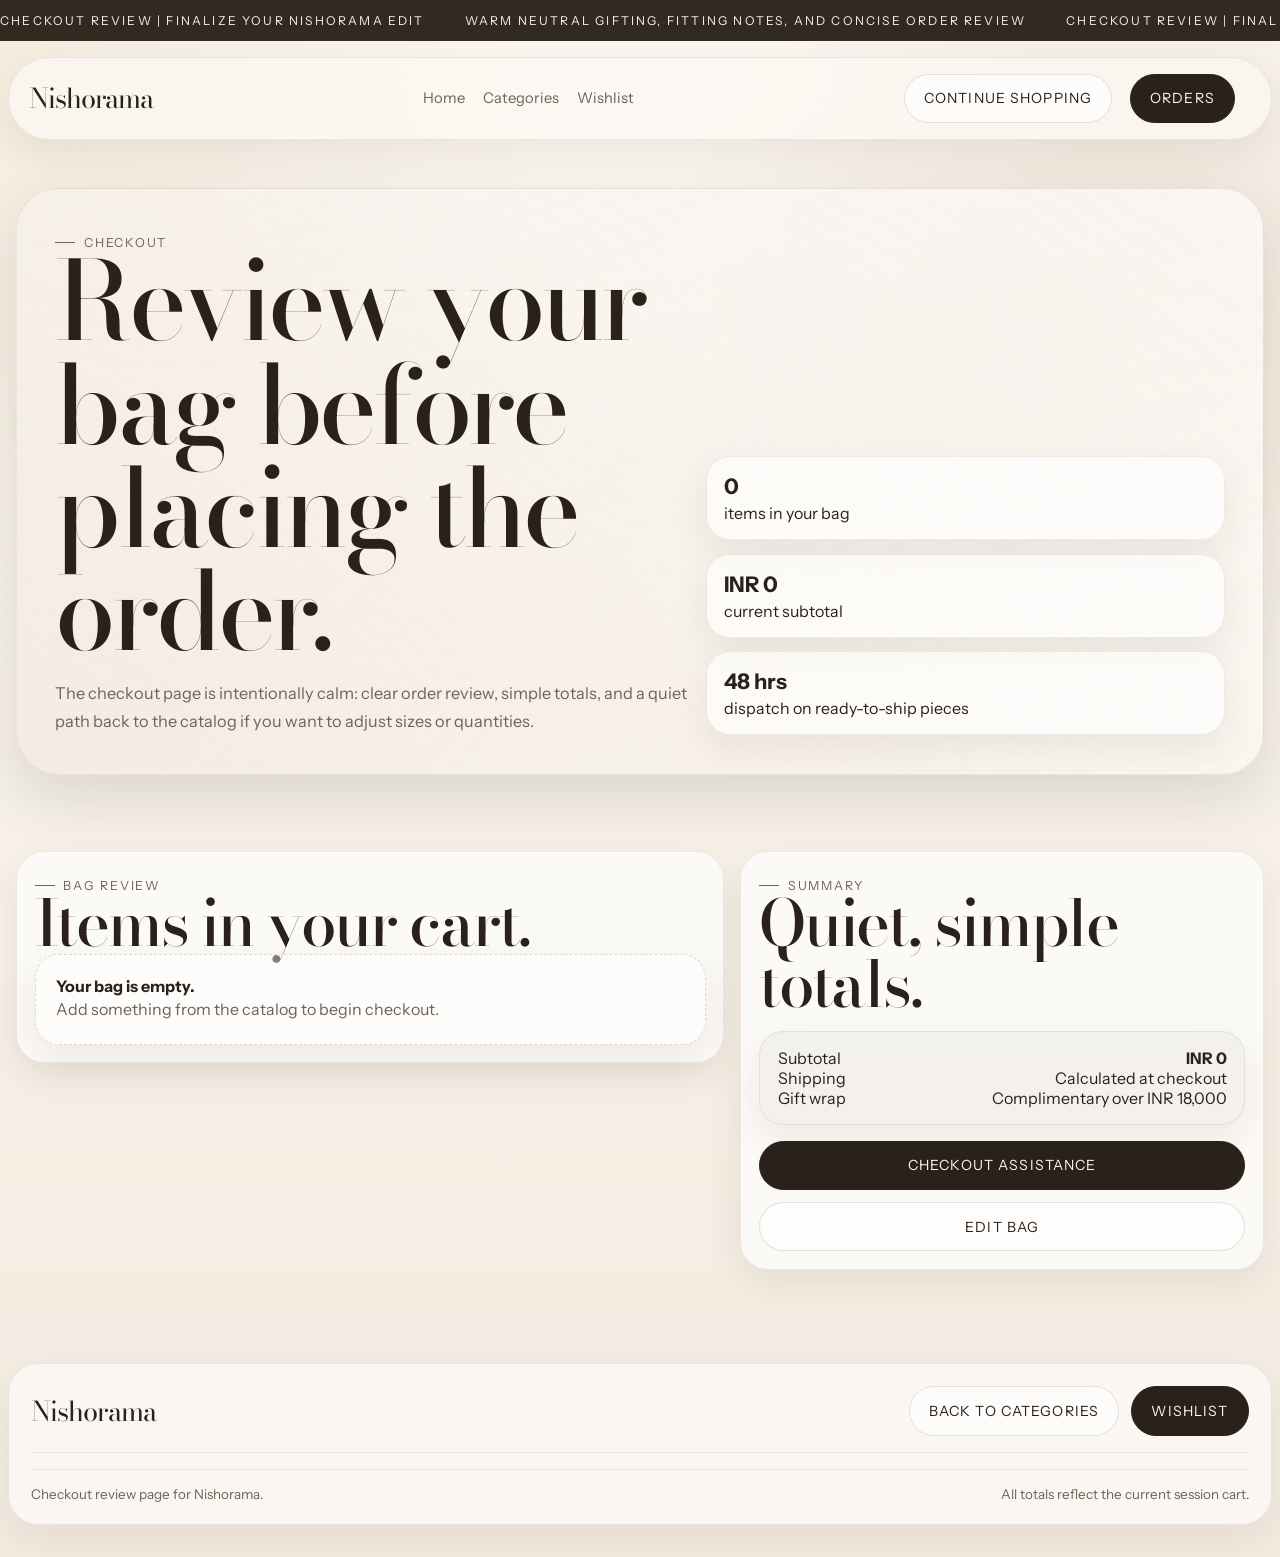
<file: checkout.html>
<!DOCTYPE html>
<html lang="en">
<head>
  <meta charset="UTF-8">
  <meta name="viewport" content="width=device-width, initial-scale=1.0">
  <title>Nishorama | Checkout Review</title>
  <meta name="description" content="Review your Nishorama bag before completing checkout.">
  <link rel="stylesheet" href="assets/nishorama-shell.css">
  <style>
    .checkout-grid {
      display: grid;
      grid-template-columns: minmax(0, 1.15fr) minmax(20rem, 0.85fr);
      gap: 1rem;
      align-items: start;
    }
    .checkout-panel {
      padding: 1.1rem;
      border-radius: 28px;
      background: rgba(255, 255, 255, 0.65);
      border: 1px solid rgba(42, 33, 26, 0.08);
      box-shadow: var(--shadow-soft);
    }
    .checkout-list {
      display: grid;
      gap: 0.85rem;
    }
    .checkout-item {
      display: flex;
      justify-content: space-between;
      gap: 1rem;
      padding-top: 0.85rem;
      border-top: 1px solid rgba(42, 33, 26, 0.08);
    }
    .checkout-item:first-child {
      border-top: 0;
      padding-top: 0;
    }
    .checkout-total {
      display: flex;
      justify-content: space-between;
      gap: 1rem;
      padding-top: 1rem;
      margin-top: 1rem;
      border-top: 1px solid rgba(42, 33, 26, 0.08);
      font-weight: 600;
    }
  </style>
</head>
<body>
  <a class="skip-link" href="#main">Skip to content</a>

  <div class="announcement" aria-label="Announcement bar">
    <div class="announcement-track" aria-hidden="true">
      <span>Checkout review | Finalize your Nishorama edit</span>
      <span>Warm neutral gifting, fitting notes, and concise order review</span>
      <span>Checkout review | Finalize your Nishorama edit</span>
      <span>Warm neutral gifting, fitting notes, and concise order review</span>
    </div>
  </div>

  <header class="site-header">
    <div class="nav-shell">
      <a class="brand" href="index.html">Nishorama</a>
      <nav class="nav-links" aria-label="Primary navigation">
        <a class="nav-link" href="index.html">Home</a>
        <a class="nav-link" href="categories.html">Categories</a>
        <a class="nav-link" href="wishlist.html">Wishlist</a>
      </nav>
      <div class="nav-actions">
        <a class="button secondary" href="categories.html">Continue Shopping</a>
        <a class="button primary" href="orders.html">Orders</a>
      </div>
    </div>
  </header>

  <main id="main">
    <section class="section hero">
      <div class="wrap hero-shell">
        <div class="hero-copy">
          <span class="eyebrow">Checkout</span>
          <h1>Review your bag before placing the order.</h1>
          <p>The checkout page is intentionally calm: clear order review, simple totals, and a quiet path back to the catalog if you want to adjust sizes or quantities.</p>
        </div>
        <div class="hero-meta">
          <div class="meta-card">
            <strong id="checkoutItemCount">0</strong>
            <span>items in your bag</span>
          </div>
          <div class="meta-card">
            <strong id="checkoutSubtotal">INR 0</strong>
            <span>current subtotal</span>
          </div>
          <div class="meta-card">
            <strong>48 hrs</strong>
            <span>dispatch on ready-to-ship pieces</span>
          </div>
        </div>
      </div>
    </section>

    <section class="section">
      <div class="wrap checkout-grid">
        <div class="checkout-panel">
          <span class="eyebrow">Bag Review</span>
          <h2>Items in your cart.</h2>
          <div id="checkoutItems" class="checkout-list"></div>
        </div>
        <div class="checkout-panel">
          <span class="eyebrow">Summary</span>
          <h2>Quiet, simple totals.</h2>
          <div class="cart-summary" style="margin-top:1rem;">
            <div class="summary-row"><span>Subtotal</span><strong id="summarySubtotal">INR 0</strong></div>
            <div class="summary-row"><span>Shipping</span><span>Calculated at checkout</span></div>
            <div class="summary-row"><span>Gift wrap</span><span>Complimentary over INR 18,000</span></div>
          </div>
          <div class="panel-actions" style="margin-top:1rem;">
            <a class="button primary drawer-cta" href="mailto:hello@nishorama.house?subject=Nishorama%20Checkout%20Assistance">Checkout Assistance</a>
            <a class="button secondary drawer-cta" href="categories.html">Edit Bag</a>
          </div>
        </div>
      </div>
    </section>
  </main>

  <footer class="footer">
    <div class="footer-shell">
      <div class="footer-top">
        <a class="brand" href="index.html">Nishorama</a>
        <div class="panel-actions">
          <a class="button secondary" href="categories.html">Back to Categories</a>
          <a class="button primary" href="wishlist.html">Wishlist</a>
        </div>
      </div>
      <div class="footer-bottom">
        <span>Checkout review page for Nishorama.</span>
        <span>All totals reflect the current session cart.</span>
      </div>
    </div>
  </footer>

  <script src="assets/nishorama-data.js"></script>
  <script>
    const cartKey = "nishorama-cart-v2";
    const catalog = new Map((window.NishoramaStore?.products || []).map((product) => [product.id, product]));
    const checkoutItems = document.getElementById("checkoutItems");
    const checkoutItemCount = document.getElementById("checkoutItemCount");
    const checkoutSubtotal = document.getElementById("checkoutSubtotal");
    const summarySubtotal = document.getElementById("summarySubtotal");
    const formatPrice = (value) => `INR ${Number(value).toLocaleString("en-IN")}`;
    let cart = [];
    try {
      cart = JSON.parse(localStorage.getItem(cartKey) || "[]");
    } catch {
      cart = [];
    }
    const entries = Array.isArray(cart) ? cart : [];
    const totalItems = entries.reduce((sum, [, qty]) => sum + qty, 0);
    const subtotal = entries.reduce((sum, [productId, qty]) => {
      const product = catalog.get(productId);
      return sum + ((product?.price || 0) * qty);
    }, 0);

    checkoutItemCount.textContent = String(totalItems);
    checkoutSubtotal.textContent = formatPrice(subtotal);
    summarySubtotal.textContent = formatPrice(subtotal);

    checkoutItems.innerHTML = entries.length
      ? entries.map(([productId, qty]) => {
          const product = catalog.get(productId);
          if (!product) return "";
          return `
            <div class="checkout-item">
              <div>
                <strong>${product.title}</strong>
                <p>${product.category}</p>
              </div>
              <strong>${qty} x ${formatPrice(product.price)}</strong>
            </div>
          `;
        }).join("")
      : '<div class="empty-state"><strong>Your bag is empty.</strong><p>Add something from the catalog to begin checkout.</p></div>';
  </script>
</body>
</html>
</file>
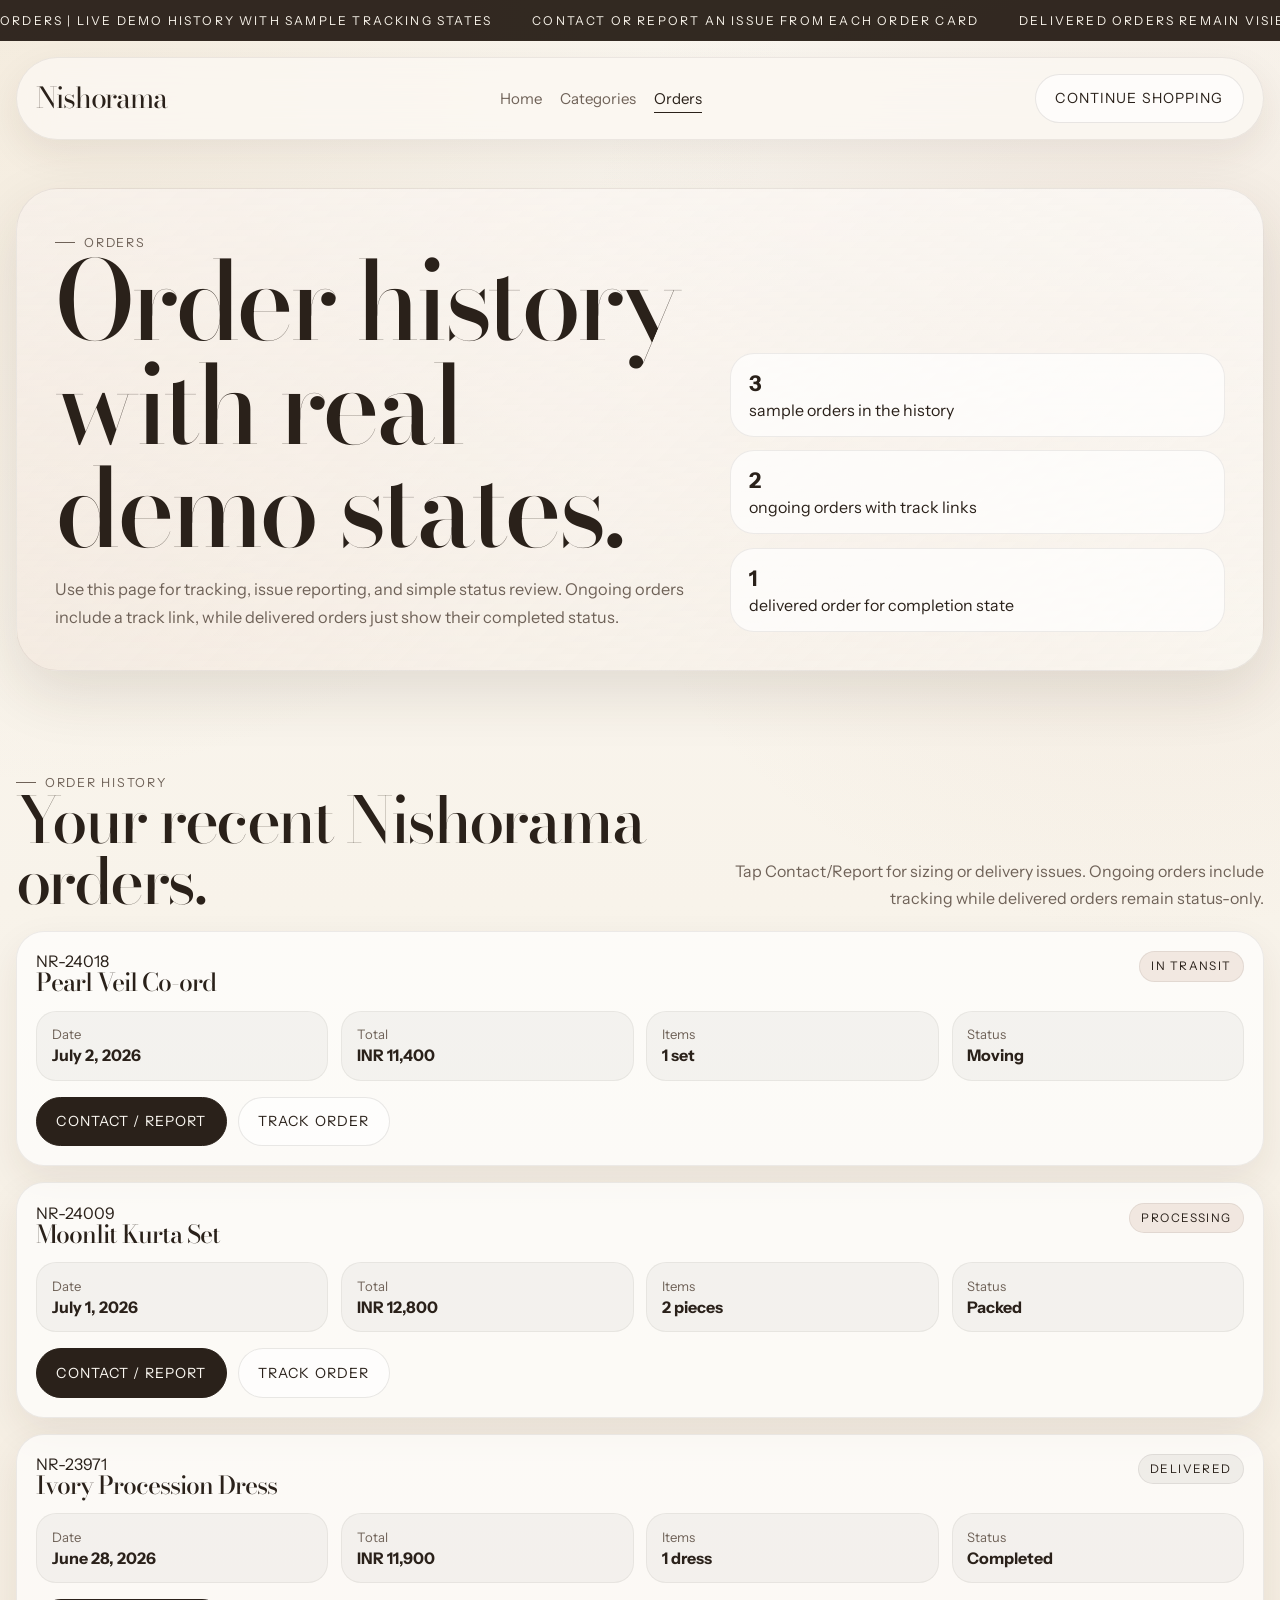
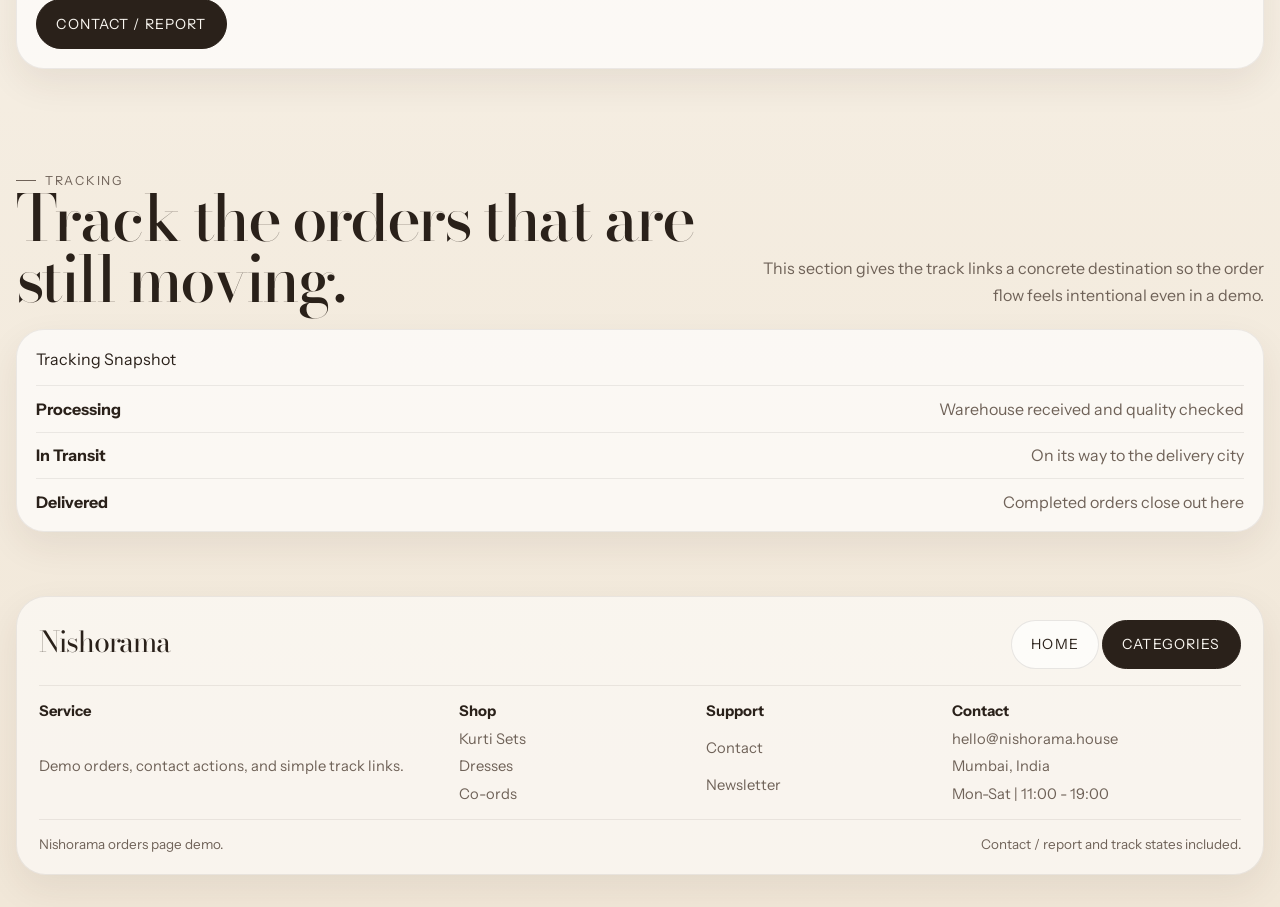
<file: orders.html>
<!DOCTYPE html>
<html lang="en">
<head>
  <meta charset="UTF-8">
  <meta name="viewport" content="width=device-width, initial-scale=1.0">
  <title>Nishorama | Orders</title>
  <meta name="description" content="Nishorama order history with sample demo orders, tracking links, and contact/report actions.">
  <style>
    @import url("https://fonts.googleapis.com/css2?family=Bodoni+Moda:opsz,wght@6..96,400;6..96,500;6..96,700&family=Instrument+Sans:wght@400;500;600;700&display=swap");

    :root {
      --bg: #f8f3ea;
      --bg-soft: #fbf8f2;
      --ink: #2a211a;
      --muted: #6f6258;
      --line: rgba(42, 33, 26, 0.1);
      --shadow: 0 22px 60px rgba(59, 40, 25, 0.12);
      --shadow-soft: 0 14px 36px rgba(59, 40, 25, 0.08);
      --max-width: 1440px;
      --radius-xl: 36px;
      --transition: 220ms ease;
    }

    * { box-sizing: border-box; }
    html { scroll-behavior: smooth; }
    body {
      margin: 0;
      font-family: "Instrument Sans", sans-serif;
      background:
        radial-gradient(circle at top left, rgba(209, 173, 119, 0.16), transparent 28%),
        radial-gradient(circle at 90% 14%, rgba(185, 138, 104, 0.12), transparent 24%),
        linear-gradient(180deg, #fbf8f2 0%, #f8f3ea 36%, #f1e7d8 100%);
      color: var(--ink);
    }

    img { display: block; max-width: 100%; }
    a { color: inherit; text-decoration: none; }
    button, input { font: inherit; }
    button { cursor: pointer; border: 0; background: none; color: inherit; }
    :focus-visible { outline: 2px solid var(--ink); outline-offset: 3px; }

    .skip-link {
      position: absolute;
      top: -3rem;
      left: 1rem;
      z-index: 100;
      padding: 0.75rem 1rem;
      border-radius: 999px;
      background: var(--ink);
      color: var(--bg-soft);
      transition: top var(--transition);
    }
    .skip-link:focus { top: 1rem; }

    .eyebrow {
      display: inline-flex;
      align-items: center;
      gap: 0.55rem;
      font-size: 0.78rem;
      letter-spacing: 0.14em;
      text-transform: uppercase;
      color: var(--muted);
    }
    .eyebrow::before {
      content: "";
      width: 1.25rem;
      height: 1px;
      background: currentColor;
    }

    h1, h2, h3 {
      font-family: "Bodoni Moda", serif;
      font-weight: 500;
      letter-spacing: -0.04em;
      line-height: 0.95;
      margin: 0;
    }
    h1 { font-size: clamp(3rem, 9vw, 6.8rem); }
    h2 { font-size: clamp(2.2rem, 5vw, 4rem); }
    h3 { font-size: clamp(1.2rem, 2vw, 1.55rem); }
    p { margin: 0; color: var(--muted); line-height: 1.7; }

    .wrap {
      width: min(calc(100% - 2rem), var(--max-width));
      margin: 0 auto;
    }

    .announcement {
      background: rgba(42, 33, 26, 0.96);
      color: #f8f3ea;
      overflow: hidden;
    }
    .announcement-track {
      display: flex;
      gap: 2.5rem;
      white-space: nowrap;
      padding: 0.8rem 0;
      font-size: 0.76rem;
      letter-spacing: 0.18em;
      text-transform: uppercase;
      animation: ticker 22s linear infinite;
    }
    .announcement-track span { flex: none; }
    @keyframes ticker {
      from { transform: translateX(0); }
      to { transform: translateX(-50%); }
    }

    .site-header {
      position: sticky;
      top: 0;
      z-index: 30;
      padding: 1rem 0 0;
    }
    .nav-shell {
      display: grid;
      grid-template-columns: auto 1fr auto;
      gap: 1rem;
      align-items: center;
      padding: 1rem 1.2rem;
      background: rgba(251, 248, 242, 0.78);
      backdrop-filter: blur(18px);
      border: 1px solid rgba(42, 33, 26, 0.08);
      border-radius: 999px;
      box-shadow: var(--shadow-soft);
    }
    .brand {
      font-family: "Bodoni Moda", serif;
      font-size: 1.8rem;
      letter-spacing: -0.04em;
    }
    .nav-links {
      display: flex;
      justify-content: center;
      gap: 1.15rem;
      color: var(--muted);
      font-size: 0.94rem;
      flex-wrap: wrap;
    }
    .nav-link { position: relative; padding: 0.3rem 0; }
    .nav-link::after {
      content: "";
      position: absolute;
      left: 0;
      bottom: 0;
      width: 100%;
      height: 1px;
      background: var(--ink);
      transform: scaleX(0);
      transform-origin: left;
      transition: transform var(--transition);
    }
    .nav-link:hover::after, .nav-link:focus-visible::after, .nav-link.is-active::after { transform: scaleX(1); }
    .nav-link.is-active { color: var(--ink); }

    .hero { padding: clamp(2rem, 4vw, 3rem) 0; }
    .hero-shell {
      padding: clamp(1.5rem, 3vw, 2.5rem);
      border-radius: calc(var(--radius-xl) + 6px);
      background:
        linear-gradient(180deg, rgba(255, 255, 255, 0.58), rgba(255, 255, 255, 0.28)),
        linear-gradient(135deg, rgba(217, 183, 158, 0.35), rgba(248, 243, 234, 0.7));
      border: 1px solid rgba(42, 33, 26, 0.08);
      box-shadow: var(--shadow);
      display: grid;
      grid-template-columns: minmax(0, 1fr) minmax(18rem, 0.75fr);
      gap: 1rem;
      align-items: end;
    }
    .hero-copy p { max-width: 40rem; margin-top: 1rem; font-size: 1.02rem; }
    .hero-meta {
      display: grid;
      gap: 0.85rem;
    }
    .meta-card {
      padding: 1rem 1.1rem;
      border-radius: 24px;
      background: rgba(255, 255, 255, 0.68);
      border: 1px solid rgba(42, 33, 26, 0.08);
    }
    .meta-card strong {
      display: block;
      color: var(--ink);
      margin-bottom: 0.25rem;
      font-size: 1.35rem;
    }

    .section {
      padding: clamp(2rem, 4vw, 3rem) 0;
    }
    .section-head {
      display: flex;
      justify-content: space-between;
      gap: 1rem;
      align-items: end;
      margin-bottom: 1.2rem;
    }
    .section-head p {
      max-width: 34rem;
      text-align: right;
    }

    .orders-grid {
      display: grid;
      gap: 1rem;
    }
    .order-card {
      padding: 1.2rem;
      border-radius: 28px;
      background: rgba(255, 255, 255, 0.66);
      border: 1px solid rgba(42, 33, 26, 0.08);
      box-shadow: var(--shadow-soft);
    }
    .order-top {
      display: flex;
      justify-content: space-between;
      gap: 1rem;
      align-items: start;
      margin-bottom: 0.9rem;
    }
    .status {
      display: inline-flex;
      align-items: center;
      gap: 0.4rem;
      padding: 0.45rem 0.7rem;
      border-radius: 999px;
      font-size: 0.74rem;
      letter-spacing: 0.12em;
      text-transform: uppercase;
      background: rgba(42, 33, 26, 0.06);
      border: 1px solid rgba(42, 33, 26, 0.08);
      color: var(--ink);
    }
    .status.ongoing { background: rgba(185, 138, 104, 0.16); }
    .order-meta {
      display: grid;
      grid-template-columns: repeat(4, minmax(0, 1fr));
      gap: 0.8rem;
      margin: 1rem 0;
    }
    .order-meta div {
      padding: 0.9rem;
      border-radius: 20px;
      background: rgba(42, 33, 26, 0.04);
      border: 1px solid rgba(42, 33, 26, 0.06);
    }
    .order-meta span { display: block; color: var(--muted); font-size: 0.82rem; }
    .order-meta strong { display: block; color: var(--ink); margin-top: 0.2rem; }
    .order-actions {
      display: flex;
      flex-wrap: wrap;
      gap: 0.7rem;
    }
    .button, .link-button {
      display: inline-flex;
      align-items: center;
      justify-content: center;
      gap: 0.55rem;
      padding: 0.92rem 1.2rem;
      border-radius: 999px;
      border: 1px solid var(--line);
      font-size: 0.88rem;
      letter-spacing: 0.08em;
      text-transform: uppercase;
      transition: transform var(--transition), background var(--transition), border-color var(--transition);
    }
    .button:hover, .link-button:hover { transform: translateY(-2px); border-color: rgba(42, 33, 26, 0.18); }
    .button.primary { background: var(--ink); color: var(--bg-soft); border-color: var(--ink); }
    .button.secondary { background: rgba(255, 255, 255, 0.66); }

    .tracking {
      padding: 1.2rem;
      border-radius: 28px;
      background: rgba(255, 255, 255, 0.66);
      border: 1px solid rgba(42, 33, 26, 0.08);
      box-shadow: var(--shadow-soft);
    }
    .timeline {
      display: grid;
      gap: 0.8rem;
      margin-top: 1rem;
    }
    .timeline-step {
      display: flex;
      justify-content: space-between;
      gap: 1rem;
      padding-top: 0.8rem;
      border-top: 1px solid rgba(42, 33, 26, 0.08);
      color: var(--muted);
    }
    .timeline-step strong { color: var(--ink); }

    .footer {
      margin-top: 1rem;
      padding: 0 0 2rem;
    }
    .footer-shell {
      width: min(calc(100% - 2rem), var(--max-width));
      margin: 0 auto;
      padding: 1.4rem;
      border-radius: 30px;
      background: rgba(255, 255, 255, 0.54);
      border: 1px solid rgba(42, 33, 26, 0.08);
      box-shadow: var(--shadow-soft);
    }
    .footer-top, .footer-bottom {
      display: flex;
      flex-wrap: wrap;
      justify-content: space-between;
      gap: 0.8rem;
    }
    .footer-top {
      padding-bottom: 1rem;
      border-bottom: 1px solid rgba(42, 33, 26, 0.08);
      margin-bottom: 1rem;
    }
    .footer-grid {
      display: grid;
      grid-template-columns: 1.4fr 0.8fr 0.8fr 1fr;
      gap: 1rem;
    }
    .footer-column {
      display: grid;
      gap: 0.6rem;
      color: var(--muted);
      font-size: 0.92rem;
    }
    .footer-column strong { color: var(--ink); }
    .footer-bottom {
      margin-top: 1rem;
      padding-top: 1rem;
      border-top: 1px solid rgba(42, 33, 26, 0.08);
      font-size: 0.84rem;
      color: var(--muted);
    }

    @media (max-width: 980px) {
      .hero-shell, .section-head { grid-template-columns: 1fr; display: grid; }
      .section-head p { text-align: left; }
      .order-meta, .footer-grid { grid-template-columns: 1fr 1fr; }
    }
    @media (max-width: 720px) {
      .wrap { width: min(calc(100% - 1rem), var(--max-width)); }
      .nav-shell { grid-template-columns: auto 1fr; }
      .nav-links { display: none; }
      .order-meta, .footer-grid { grid-template-columns: 1fr; }
      h1 { font-size: clamp(2.4rem, 16vw, 4rem); }
      h2 { font-size: clamp(2rem, 10vw, 2.8rem); }
    }
    @media (prefers-reduced-motion: reduce) {
      html { scroll-behavior: auto; }
      *, *::before, *::after {
        animation-duration: 0.01ms !important;
        animation-iteration-count: 1 !important;
        transition-duration: 0.01ms !important;
        scroll-behavior: auto !important;
      }
    }
  </style>
</head>
<body>
  <a class="skip-link" href="#main">Skip to content</a>
  <div class="announcement" aria-label="Announcement bar">
    <div class="announcement-track" aria-hidden="true">
      <span>Orders | Live demo history with sample tracking states</span>
      <span>Contact or report an issue from each order card</span>
      <span>Delivered orders remain visible without tracking links</span>
      <span>Orders | Live demo history with sample tracking states</span>
      <span>Contact or report an issue from each order card</span>
      <span>Delivered orders remain visible without tracking links</span>
    </div>
  </div>

  <header class="site-header">
    <div class="wrap nav-shell">
      <a class="brand" href="index.html">Nishorama</a>
      <nav class="nav-links" aria-label="Primary navigation">
        <a class="nav-link" href="index.html">Home</a>
        <a class="nav-link" href="categories.html">Categories</a>
        <a class="nav-link is-active" href="orders.html">Orders</a>
      </nav>
      <a class="button secondary" href="categories.html">Continue Shopping</a>
    </div>
  </header>

  <main id="main">
    <section class="hero">
      <div class="wrap hero-shell">
        <div class="hero-copy">
          <span class="eyebrow">Orders</span>
          <h1>Order history with real demo states.</h1>
          <p>Use this page for tracking, issue reporting, and simple status review. Ongoing orders include a track link, while delivered orders just show their completed status.</p>
        </div>
        <div class="hero-meta">
          <div class="meta-card">
            <strong>3</strong>
            <span>sample orders in the history</span>
          </div>
          <div class="meta-card">
            <strong>2</strong>
            <span>ongoing orders with track links</span>
          </div>
          <div class="meta-card">
            <strong>1</strong>
            <span>delivered order for completion state</span>
          </div>
        </div>
      </div>
    </section>

    <section class="section">
      <div class="wrap section-head">
        <div>
          <span class="eyebrow">Order History</span>
          <h2>Your recent Nishorama orders.</h2>
        </div>
        <p>Tap Contact/Report for sizing or delivery issues. Ongoing orders include tracking while delivered orders remain status-only.</p>
      </div>

      <div class="wrap orders-grid">
        <article class="order-card">
          <div class="order-top">
            <div>
              <span class="meta-label">NR-24018</span>
              <h3>Pearl Veil Co-ord</h3>
            </div>
            <span class="status ongoing">In Transit</span>
          </div>
          <div class="order-meta">
            <div><span>Date</span><strong>July 2, 2026</strong></div>
            <div><span>Total</span><strong>INR 11,400</strong></div>
            <div><span>Items</span><strong>1 set</strong></div>
            <div><span>Status</span><strong>Moving</strong></div>
          </div>
          <div class="order-actions">
            <a class="button primary" href="mailto:hello@nishorama.house?subject=Order%20Issue%20-%20NR-24018">Contact / Report</a>
            <a class="button secondary" href="#tracking">Track Order</a>
          </div>
        </article>

        <article class="order-card">
          <div class="order-top">
            <div>
              <span class="meta-label">NR-24009</span>
              <h3>Moonlit Kurta Set</h3>
            </div>
            <span class="status ongoing">Processing</span>
          </div>
          <div class="order-meta">
            <div><span>Date</span><strong>July 1, 2026</strong></div>
            <div><span>Total</span><strong>INR 12,800</strong></div>
            <div><span>Items</span><strong>2 pieces</strong></div>
            <div><span>Status</span><strong>Packed</strong></div>
          </div>
          <div class="order-actions">
            <a class="button primary" href="mailto:hello@nishorama.house?subject=Order%20Issue%20-%20NR-24009">Contact / Report</a>
            <a class="button secondary" href="#tracking">Track Order</a>
          </div>
        </article>

        <article class="order-card">
          <div class="order-top">
            <div>
              <span class="meta-label">NR-23971</span>
              <h3>Ivory Procession Dress</h3>
            </div>
            <span class="status">Delivered</span>
          </div>
          <div class="order-meta">
            <div><span>Date</span><strong>June 28, 2026</strong></div>
            <div><span>Total</span><strong>INR 11,900</strong></div>
            <div><span>Items</span><strong>1 dress</strong></div>
            <div><span>Status</span><strong>Completed</strong></div>
          </div>
          <div class="order-actions">
            <a class="button primary" href="mailto:hello@nishorama.house?subject=Order%20Issue%20-%20NR-23971">Contact / Report</a>
          </div>
        </article>
      </div>
    </section>

    <section class="section" id="tracking">
      <div class="wrap section-head">
        <div>
          <span class="eyebrow">Tracking</span>
          <h2>Track the orders that are still moving.</h2>
        </div>
        <p>This section gives the track links a concrete destination so the order flow feels intentional even in a demo.</p>
      </div>

      <div class="wrap tracking">
        <span class="meta-label">Tracking Snapshot</span>
        <div class="timeline">
          <div class="timeline-step">
            <strong>Processing</strong>
            <span>Warehouse received and quality checked</span>
          </div>
          <div class="timeline-step">
            <strong>In Transit</strong>
            <span>On its way to the delivery city</span>
          </div>
          <div class="timeline-step">
            <strong>Delivered</strong>
            <span>Completed orders close out here</span>
          </div>
        </div>
      </div>
    </section>
  </main>

  <footer class="footer">
    <div class="footer-shell">
      <div class="footer-top">
        <a class="brand" href="index.html">Nishorama</a>
        <div class="panel-actions">
          <a class="button secondary" href="index.html">Home</a>
          <a class="button primary" href="categories.html">Categories</a>
        </div>
      </div>
      <div class="footer-grid">
        <div class="footer-column">
          <strong>Service</strong>
          <span>Demo orders, contact actions, and simple track links.</span>
        </div>
        <div class="footer-column">
          <strong>Shop</strong>
          <a href="categories.html#category-kurti-sets">Kurti Sets</a>
          <a href="categories.html#category-dresses">Dresses</a>
          <a href="categories.html#category-co-ords">Co-ords</a>
        </div>
        <div class="footer-column">
          <strong>Support</strong>
          <a href="mailto:hello@nishorama.house">Contact</a>
          <a href="index.html#newsletter">Newsletter</a>
        </div>
        <div class="footer-column">
          <strong>Contact</strong>
          <span>hello@nishorama.house</span>
          <span>Mumbai, India</span>
          <span>Mon-Sat | 11:00 - 19:00</span>
        </div>
      </div>
      <div class="footer-bottom">
        <span>Nishorama orders page demo.</span>
        <span>Contact / report and track states included.</span>
      </div>
    </div>
  </footer>
</body>
</html>
</file>
<file: assets/nishorama-shell.css>
@import url("https://fonts.googleapis.com/css2?family=Bodoni+Moda:opsz,wght@6..96,400;6..96,500;6..96,700&family=Instrument+Sans:wght@400;500;600;700&display=swap");

:root {
  --bg: #f8f3ea;
  --bg-soft: #fbf8f2;
  --card: #f5ecdf;
  --card-strong: #ead9c5;
  --sand: #d8b89a;
  --clay: #b98a68;
  --gold: #d1ad77;
  --ink: #2a211a;
  --muted: #6f6258;
  --line: rgba(42, 33, 26, 0.12);
  --line-strong: rgba(42, 33, 26, 0.22);
  --shadow: 0 22px 60px rgba(59, 40, 25, 0.14);
  --shadow-soft: 0 14px 36px rgba(59, 40, 25, 0.08);
  --radius-xl: 36px;
  --radius-lg: 24px;
  --radius-md: 18px;
  --radius-sm: 999px;
  --max-width: 1600px;
  --gutter: clamp(1rem, 2vw, 2rem);
  --section-space: clamp(3.5rem, 6vw, 6rem);
  --transition: 240ms ease;
  color-scheme: light;
}

* {
  box-sizing: border-box;
}

html {
  scroll-behavior: smooth;
}

body {
  margin: 0;
  font-family: "Instrument Sans", sans-serif;
  background:
    radial-gradient(circle at top left, rgba(209, 173, 119, 0.16), transparent 28%),
    radial-gradient(circle at 88% 16%, rgba(185, 138, 104, 0.14), transparent 26%),
    linear-gradient(180deg, #fbf8f2 0%, #f8f3ea 34%, #f3ebe0 100%);
  color: var(--ink);
  min-width: 320px;
}

img {
  max-width: 100%;
  display: block;
}

a {
  color: inherit;
  text-decoration: none;
}

button,
input,
select {
  font: inherit;
}

button {
  cursor: pointer;
  border: 0;
  background: none;
  color: inherit;
}

:focus-visible {
  outline: 2px solid var(--ink);
  outline-offset: 3px;
}

.skip-link {
  position: absolute;
  left: 1rem;
  top: -3rem;
  z-index: 100;
  padding: 0.75rem 1rem;
  background: var(--ink);
  color: var(--bg-soft);
  border-radius: 999px;
  transition: top var(--transition);
}

.skip-link:focus {
  top: 1rem;
}

.visually-hidden {
  position: absolute;
  width: 1px;
  height: 1px;
  padding: 0;
  margin: -1px;
  overflow: hidden;
  clip: rect(0, 0, 0, 0);
  white-space: nowrap;
  border: 0;
}

.page-shell {
  overflow-x: clip;
}

.section,
.wrap {
  width: min(calc(100% - 1rem), var(--max-width));
  margin: 0 auto;
}

.section {
  padding: var(--section-space) 0;
}

.section-head {
  display: grid;
  grid-template-columns: 1fr auto;
  gap: 1rem 2rem;
  align-items: end;
  margin-bottom: 1.8rem;
}

.eyebrow,
.meta-label {
  display: inline-flex;
  align-items: center;
  gap: 0.55rem;
  font-size: 0.78rem;
  letter-spacing: 0.14em;
  text-transform: uppercase;
  color: var(--muted);
}

.eyebrow::before,
.meta-label::before {
  content: "";
  width: 1.25rem;
  height: 1px;
  background: currentColor;
}

h1,
h2,
h3,
.display {
  font-family: "Bodoni Moda", serif;
  font-weight: 500;
  line-height: 0.95;
  letter-spacing: -0.035em;
  margin: 0;
}

h1 {
  font-size: clamp(3rem, 9vw, 6.8rem);
}

h2 {
  font-size: clamp(2.2rem, 5vw, 4.2rem);
}

h3 {
  font-size: clamp(1.2rem, 2vw, 1.9rem);
}

p {
  margin: 0;
  color: var(--muted);
  line-height: 1.7;
}

.announcement {
  position: sticky;
  top: 0;
  z-index: 40;
  background: rgba(42, 33, 26, 0.96);
  color: #f8f3ea;
  overflow: hidden;
}

.announcement-track {
  display: flex;
  gap: 2.5rem;
  white-space: nowrap;
  padding: 0.8rem 0;
  font-size: 0.76rem;
  letter-spacing: 0.18em;
  text-transform: uppercase;
  animation: ticker 20s linear infinite;
}

.announcement-track span {
  flex: none;
}

@keyframes ticker {
  from {
    transform: translateX(0);
  }

  to {
    transform: translateX(-50%);
  }
}

.site-header {
  position: sticky;
  top: 2.55rem;
  z-index: 80;
  width: min(calc(100% - 1rem), var(--max-width));
  margin: 1rem auto 0;
}

.nav-shell {
  display: grid;
  grid-template-columns: auto 1fr auto auto;
  align-items: center;
  gap: 1rem;
  padding: 1rem 1.25rem;
  border: 1px solid rgba(42, 33, 26, 0.08);
  border-radius: 999px;
  background: rgba(251, 248, 242, 0.76);
  backdrop-filter: blur(20px);
  box-shadow: var(--shadow-soft);
}

.site-header.is-scrolled .nav-shell {
  padding: 0.78rem 1rem;
  box-shadow: 0 18px 34px rgba(59, 40, 25, 0.1);
}

.brand {
  font-family: "Bodoni Moda", serif;
  font-size: 1.7rem;
  letter-spacing: -0.04em;
}

.nav-links,
.nav-tools,
.nav-actions {
  display: flex;
  align-items: center;
  gap: 1.1rem;
  font-size: 0.92rem;
}

.nav-links {
  justify-content: center;
  color: var(--muted);
  flex-wrap: wrap;
}

.nav-link {
  position: relative;
  padding: 0.3rem 0;
}

.nav-link::after {
  content: "";
  position: absolute;
  left: 0;
  bottom: 0;
  width: 100%;
  height: 1px;
  background: var(--ink);
  transform: scaleX(0);
  transform-origin: left;
  transition: transform var(--transition);
}

.nav-link:hover::after,
.nav-link:focus-visible::after,
.nav-link.is-active::after {
  transform: scaleX(1);
}

.nav-link.is-active {
  color: var(--ink);
}

.tool-button,
.menu-toggle,
.chip,
.chip-button,
.wishlist-button,
.quick-add-overlay,
.button,
.panel-close,
.filter-chip,
.swatch-option,
.thumb,
.close-button {
  display: inline-flex;
  align-items: center;
  justify-content: center;
  gap: 0.5rem;
  border: 1px solid var(--line);
  border-radius: 999px;
  transition:
    transform var(--transition),
    background var(--transition),
    border-color var(--transition),
    color var(--transition),
    opacity var(--transition);
}

.tool-button,
.menu-toggle {
  width: 2.75rem;
  height: 2.75rem;
  background: rgba(255, 255, 255, 0.6);
}

.tool-button:hover,
.menu-toggle:hover,
.chip:hover,
.chip-button:hover,
.wishlist-button:hover,
.quick-add-overlay:hover,
.button:hover,
.panel-close:hover,
.filter-chip:hover,
.swatch-option:hover,
.thumb:hover,
.close-button:hover {
  transform: translateY(-2px);
  border-color: var(--line-strong);
}

.bag-count {
  min-width: 1.4rem;
  height: 1.4rem;
  padding: 0 0.3rem;
  border-radius: 999px;
  background: var(--ink);
  color: var(--bg-soft);
  font-size: 0.72rem;
  display: inline-flex;
  align-items: center;
  justify-content: center;
  margin-left: 0.25rem;
}

.menu-toggle {
  display: none;
}

.button {
  padding: 0.92rem 1.2rem;
  letter-spacing: 0.08em;
  text-transform: uppercase;
  font-size: 0.88rem;
  background: rgba(255, 255, 255, 0.66);
}

.button.primary {
  background: var(--ink);
  color: var(--bg-soft);
  border-color: var(--ink);
}

.button.secondary,
.button.ghost,
.link-button {
  background: rgba(255, 255, 255, 0.66);
}

.section-link,
.inline-link,
.link-button {
  font-size: 0.84rem;
  letter-spacing: 0.08em;
  text-transform: uppercase;
  color: var(--muted);
}

.hero {
  padding: clamp(2rem, 4vw, 3rem) 0 0;
}

.hero-shell {
  display: grid;
  grid-template-columns: minmax(0, 1.1fr) minmax(18rem, 0.9fr);
  gap: 1rem;
  align-items: end;
  padding: clamp(1.5rem, 3vw, 2.5rem);
  border-radius: calc(var(--radius-xl) + 6px);
  background:
    linear-gradient(180deg, rgba(255, 255, 255, 0.58), rgba(255, 255, 255, 0.28)),
    linear-gradient(135deg, rgba(217, 183, 158, 0.35), rgba(248, 243, 234, 0.7));
  border: 1px solid rgba(42, 33, 26, 0.08);
  box-shadow: var(--shadow);
}

.hero-copy p {
  max-width: 40rem;
  margin-top: 1rem;
  font-size: 1.02rem;
}

.hero-meta {
  display: grid;
  gap: 0.85rem;
}

.meta-card,
.hero-side-card,
.search-suggestions,
.empty-state,
.cart-item,
.cart-summary,
.filter-sidebar,
.quick-add-popover,
.search-result,
.search-overlay-panel,
.pdp-copy,
.pdp-gallery,
.wishlist-card,
.order-card {
  padding: 1rem 1.1rem;
  border-radius: 24px;
  background: rgba(255, 255, 255, 0.65);
  border: 1px solid rgba(42, 33, 26, 0.08);
  box-shadow: var(--shadow-soft);
}

.meta-card strong,
.hero-side-card strong {
  display: block;
  color: var(--ink);
  margin-bottom: 0.25rem;
  font-size: 1.35rem;
}

.hero-grid {
  display: grid;
  grid-template-columns: minmax(0, 1.2fr) minmax(320px, 1fr) minmax(0, 0.8fr);
  gap: clamp(1rem, 2vw, 1.5rem);
  align-items: start;
}

.hero-stage {
  display: grid;
  gap: 1rem;
}

.hero-image {
  position: relative;
  overflow: hidden;
  border-radius: 32px;
  aspect-ratio: 0.88;
  background: #ead9c5;
  border: 1px solid rgba(42, 33, 26, 0.08);
  box-shadow: var(--shadow);
}

.hero-image img {
  width: 100%;
  height: 100%;
  object-fit: cover;
  transition: transform 700ms ease;
}

.hero-image:hover img,
.product-card:hover .product-media img {
  transform: scale(1.04);
}

.hero-note p {
  margin-top: 0.35rem;
}

.hero-side {
  display: grid;
  gap: 1rem;
  align-content: start;
}

.hero-side-card.large {
  padding: 1.2rem;
}

.hero-side-list {
  display: grid;
  gap: 0.75rem;
  margin-top: 1rem;
}

.hero-side-list div {
  display: flex;
  justify-content: space-between;
  gap: 1rem;
  padding-top: 0.75rem;
  border-top: 1px solid rgba(42, 33, 26, 0.08);
  color: var(--muted);
}

.hero-side-list span:last-child {
  color: var(--ink);
}

.catalog-toolbar {
  display: grid;
  gap: 1rem;
  margin-top: 1.25rem;
}

.searchbar,
.search-box {
  display: flex;
  align-items: center;
  gap: 0.8rem;
  padding: 1rem 1.1rem;
  border-radius: 999px;
  background: rgba(255, 255, 255, 0.72);
  border: 1px solid rgba(42, 33, 26, 0.08);
  box-shadow: var(--shadow-soft);
}

.searchbar input,
.search-box input,
.search-overlay input {
  border: 0;
  background: transparent;
  padding: 0;
  width: 100%;
  color: var(--ink);
}

.searchbar input::placeholder,
.search-box input::placeholder,
.search-overlay input::placeholder {
  color: #908277;
}

.sort-row,
.topbar-row,
.catalog-topbar,
.panel-actions,
.search-result-actions,
.footer-top,
.footer-bottom,
.order-actions,
.account-actions {
  display: flex;
  flex-wrap: wrap;
  gap: 0.75rem;
  align-items: center;
}

.topbar-row,
.catalog-topbar {
  justify-content: space-between;
}

.selected-filters,
.chip-row {
  display: flex;
  flex-wrap: wrap;
  gap: 0.55rem;
}

.chip,
.chip-button,
.filter-chip {
  padding: 0.7rem 0.95rem;
  background: rgba(255, 255, 255, 0.68);
  color: var(--muted);
  font-size: 0.84rem;
}

.chip.is-active,
.chip-button.is-selected,
.filter-chip.is-active {
  background: var(--ink);
  color: var(--bg-soft);
  border-color: var(--ink);
}

.product-grid {
  display: grid;
  grid-template-columns: repeat(3, minmax(0, 1fr));
  gap: 1.25rem;
}

.product-card,
.wishlist-card,
.order-card {
  position: relative;
  display: grid;
  gap: 1.05rem;
  padding: 1.1rem;
  border-radius: 30px;
  overflow: hidden;
}

.product-body {
  display: grid;
  gap: 0.65rem;
}

.product-title {
  display: flex;
  justify-content: space-between;
  gap: 0.8rem;
  align-items: start;
}

.price {
  color: var(--ink);
  white-space: nowrap;
  font-weight: 600;
}

.tag-row {
  display: flex;
  flex-wrap: wrap;
  gap: 0.45rem;
}

.tag {
  padding: 0.36rem 0.58rem;
  border-radius: 12px;
  background: rgba(42, 33, 26, 0.05);
  border: 1px solid rgba(42, 33, 26, 0.06);
  color: var(--muted);
  font-size: 0.72rem;
}

.product-media {
  position: relative;
  border-radius: 22px;
  overflow: hidden;
  aspect-ratio: 0.94;
  background: #ead9c5;
}

.product-media img {
  width: 100%;
  height: 100%;
  object-fit: cover;
  transition: transform 700ms ease;
}

.badge,
.pill {
  position: absolute;
  left: 0.8rem;
  top: 0.8rem;
  padding: 0.42rem 0.68rem;
  border-radius: 999px;
  background: rgba(248, 243, 234, 0.9);
  border: 1px solid rgba(42, 33, 26, 0.08);
  font-size: 0.72rem;
  letter-spacing: 0.1em;
  text-transform: uppercase;
}

.wishlist-button {
  position: absolute;
  top: 0.8rem;
  right: 0.8rem;
  width: 2.4rem;
  height: 2.4rem;
  background: rgba(248, 243, 234, 0.92);
  border-color: rgba(42, 33, 26, 0.08);
  box-shadow: 0 10px 22px rgba(59, 40, 25, 0.12);
}

.wishlist-button[data-active="true"] {
  background: var(--ink);
  color: var(--bg-soft);
}

.quick-add-overlay {
  position: absolute;
  inset: auto 0.8rem 0.8rem;
  justify-content: center;
  padding: 0.82rem 1rem;
  background: rgba(42, 33, 26, 0.94);
  color: var(--bg-soft);
  font-size: 0.82rem;
  letter-spacing: 0.08em;
  text-transform: uppercase;
  opacity: 0;
  transform: translateY(0.55rem);
  pointer-events: none;
}

.product-card:hover .quick-add-overlay,
.product-card:focus-within .quick-add-overlay {
  opacity: 1;
  transform: translateY(0);
  pointer-events: auto;
}

.quick-add-popover {
  position: fixed;
  left: 50%;
  bottom: 1.2rem;
  width: min(calc(100% - 1rem), 34rem);
  transform: translateX(-50%) translateY(1rem);
  z-index: 90;
  opacity: 0;
  pointer-events: none;
}

.quick-add-popover.is-open {
  opacity: 1;
  transform: translateX(-50%) translateY(0);
  pointer-events: auto;
}

.quick-add-card {
  display: grid;
  grid-template-columns: 5.5rem 1fr;
  gap: 0.9rem;
  align-items: start;
}

.quick-add-card img {
  width: 5.5rem;
  height: 7.2rem;
  object-fit: cover;
  border-radius: 18px;
}

.quick-add-section {
  display: grid;
  gap: 0.7rem;
  margin-top: 1rem;
}

.qty {
  display: inline-flex;
  align-items: center;
  gap: 0.5rem;
  width: fit-content;
  padding: 0.35rem 0.45rem;
  border-radius: 999px;
  border: 1px solid rgba(42, 33, 26, 0.08);
  background: rgba(255, 255, 255, 0.7);
}

.qty button,
.remove-item {
  padding: 0.2rem 0.45rem;
  border-radius: 999px;
  border: 1px solid transparent;
}

.qty button:hover,
.remove-item:hover {
  background: rgba(42, 33, 26, 0.06);
  border-color: rgba(42, 33, 26, 0.08);
}

.drawer-layer,
.search-overlay {
  position: fixed;
  inset: 0;
  z-index: 60;
  display: grid;
  place-items: start center;
  pointer-events: none;
}

.drawer-layer[hidden],
.search-overlay[hidden] {
  display: none;
}

.drawer-backdrop,
.search-overlay-backdrop {
  position: absolute;
  inset: 0;
  background: rgba(42, 33, 26, 0.24);
  backdrop-filter: blur(10px);
  opacity: 0;
  transition: opacity var(--transition);
}

.drawer-layer.is-open,
.search-overlay.is-open {
  pointer-events: auto;
}

.drawer-layer.is-open .drawer-backdrop,
.search-overlay.is-open .search-overlay-backdrop {
  opacity: 1;
}

.drawer,
.search-overlay-panel {
  position: absolute;
  top: 7.25rem;
  width: min(calc(100% - 1rem), 34rem);
  max-height: calc(100vh - 8rem);
  overflow: auto;
  padding: 1.2rem;
  border-radius: 32px;
  background: rgba(251, 248, 242, 0.96);
  border: 1px solid rgba(42, 33, 26, 0.08);
  box-shadow: 0 34px 80px rgba(58, 40, 25, 0.18);
  backdrop-filter: blur(18px);
  opacity: 0;
  transform: translateY(-0.85rem) scale(0.98);
  transition: opacity var(--transition), transform var(--transition);
}

.drawer {
  right: 1rem;
}

.search-overlay-panel {
  left: 50%;
  width: min(calc(100% - 1rem), 66rem);
  transform: translate(-50%, -0.85rem) scale(0.98);
}

.drawer.is-open,
.search-overlay.is-open .search-overlay-panel {
  opacity: 1;
  transform: translateY(0) scale(1);
}

.search-overlay.is-open .search-overlay-panel {
  transform: translate(-50%, 0) scale(1);
}

.drawer-head,
.panel-head {
  display: grid;
  grid-template-columns: 1fr auto;
  gap: 1rem;
  align-items: start;
  padding-bottom: 1rem;
  margin-bottom: 1rem;
  border-bottom: 1px solid rgba(42, 33, 26, 0.08);
}

.drawer-head p,
.panel-head p {
  font-size: 0.94rem;
  max-width: 24rem;
}

.drawer-cta {
  width: 100%;
}

.close-button,
.panel-close {
  width: 2.5rem;
  height: 2.5rem;
  background: rgba(255, 255, 255, 0.66);
}

.cart-list,
.search-results,
.search-column,
.filter-sidebar,
.pdp-copy,
.wishlist-grid,
.orders-grid {
  display: grid;
  gap: 0.9rem;
}

.cart-item {
  gap: 0.75rem;
}

.cart-top,
.summary-row,
.filter-head,
.order-top,
.product-title,
.cart-summary-row,
.search-result-top {
  display: flex;
  justify-content: space-between;
  gap: 1rem;
  align-items: start;
}

.cart-meta,
.product-meta,
.order-meta,
.filter-stats {
  display: flex;
  flex-wrap: wrap;
  gap: 0.45rem 0.8rem;
  color: var(--muted);
  font-size: 0.84rem;
}

.cart-summary {
  gap: 0.7rem;
  background: rgba(42, 33, 26, 0.04);
}

.search-grid {
  display: grid;
  grid-template-columns: minmax(0, 0.95fr) minmax(0, 1.05fr);
  gap: 1rem;
  align-items: start;
}

.search-suggestions {
  padding: 1rem;
}

.search-suggestions ul {
  list-style: none;
  padding: 0;
  margin: 0;
  display: grid;
  gap: 0.7rem;
  color: var(--muted);
}

.search-result {
  gap: 0.8rem;
}

.search-result-link {
  display: grid;
  grid-template-columns: 4rem 1fr auto;
  gap: 0.9rem;
  align-items: center;
}

.search-result-link img,
.recent-item img {
  width: 4rem;
  height: 5rem;
  object-fit: cover;
  border-radius: 16px;
}

.recent-grid {
  display: grid;
  grid-template-columns: repeat(3, minmax(0, 1fr));
  gap: 0.75rem;
}

.recent-item {
  display: grid;
  gap: 0.45rem;
  text-align: left;
}

.filter-layout {
  display: grid;
  grid-template-columns: minmax(19rem, 21rem) minmax(0, 1fr);
  gap: 1.25rem;
  align-items: start;
}

.filter-sidebar {
  position: sticky;
  top: 8.5rem;
}

.filter-group {
  padding: 0.9rem 0;
  border-top: 1px solid rgba(42, 33, 26, 0.08);
}

.filter-group summary {
  list-style: none;
  cursor: pointer;
  font-family: "Bodoni Moda", serif;
  font-size: 1.25rem;
  margin-bottom: 0.9rem;
}

.filter-group summary::-webkit-details-marker {
  display: none;
}

.filter-group-body,
.swatch-grid,
.price-range {
  display: grid;
  gap: 0.55rem;
}

.filter-option,
.swatch-option {
  display: flex;
  align-items: center;
  gap: 0.6rem;
  justify-content: flex-start;
}

.filter-option {
  color: var(--muted);
  font-size: 0.92rem;
  justify-content: space-between;
  padding: 0.2rem 0;
}

.swatch-grid {
  grid-template-columns: repeat(2, minmax(0, 1fr));
}

.swatch-option {
  justify-content: flex-start;
  padding: 0.55rem 0.7rem;
  border-radius: 16px;
  border: 1px solid rgba(42, 33, 26, 0.08);
  background: rgba(255, 255, 255, 0.66);
}

.swatch-option .swatch {
  width: 0.95rem;
  height: 0.95rem;
  border-radius: 999px;
  border: 1px solid rgba(42, 33, 26, 0.12);
}

.price-row {
  display: flex;
  justify-content: space-between;
  gap: 1rem;
  align-items: center;
}

.price-row strong {
  color: var(--ink);
}

.match-count {
  color: var(--muted);
  font-size: 0.92rem;
}

.breadcrumbs {
  color: var(--muted);
  font-size: 0.84rem;
  letter-spacing: 0.08em;
  text-transform: uppercase;
}

.pdp-grid {
  display: grid;
  grid-template-columns: minmax(0, 1.05fr) minmax(22rem, 0.95fr);
  gap: 1rem;
  align-items: start;
}

.pdp-gallery {
  padding: 1rem;
}

.thumb-strip {
  display: flex;
  gap: 0.6rem;
  flex-wrap: wrap;
  margin-top: 0.9rem;
}

.thumb {
  width: 4.7rem;
  height: 5.8rem;
  overflow: hidden;
  padding: 0;
  border-radius: 16px;
  border-color: rgba(42, 33, 26, 0.08);
  background: rgba(255, 255, 255, 0.6);
}

.thumb img {
  width: 100%;
  height: 100%;
  object-fit: cover;
}

.thumb.is-active {
  border-color: var(--ink);
}

.pdp-copy {
  padding: 1.25rem;
}

.pdp-price {
  font-family: "Bodoni Moda", serif;
  font-size: clamp(1.6rem, 2.6vw, 2.4rem);
}

.swatch-row {
  display: flex;
  flex-wrap: wrap;
  gap: 0.55rem;
}

.swatch {
  width: 1rem;
  height: 1rem;
  border-radius: 999px;
  border: 1px solid rgba(42, 33, 26, 0.14);
  display: inline-block;
}

.accordion details {
  padding: 0.9rem 0;
  border-top: 1px solid rgba(42, 33, 26, 0.08);
}

.accordion summary {
  cursor: pointer;
  list-style: none;
  font-weight: 600;
}

.accordion summary::-webkit-details-marker {
  display: none;
}

.related-grid {
  grid-template-columns: repeat(4, minmax(0, 1fr));
}

.empty-state {
  padding: 1.3rem;
  border: 1px dashed rgba(42, 33, 26, 0.16);
  background: rgba(255, 255, 255, 0.42);
}

.search-empty {
  padding: 1.3rem;
  border-radius: 22px;
  border: 1px dashed rgba(42, 33, 26, 0.16);
  background: rgba(255, 255, 255, 0.42);
}

.footer {
  margin-top: 1rem;
  padding: 0 0 2rem;
}

.footer-shell {
  width: min(calc(100% - 1rem), var(--max-width));
  margin: 0 auto;
  padding: 1.4rem;
  border-radius: 30px;
  background: rgba(255, 255, 255, 0.54);
  border: 1px solid rgba(42, 33, 26, 0.08);
  box-shadow: var(--shadow-soft);
}

.footer-top,
.footer-bottom {
  justify-content: space-between;
}

.footer-top {
  padding-bottom: 1rem;
  border-bottom: 1px solid rgba(42, 33, 26, 0.08);
  margin-bottom: 1rem;
}

.footer-grid {
  display: grid;
  grid-template-columns: 1.4fr 0.8fr 0.8fr 1fr;
  gap: 1rem;
}

.footer-column {
  display: grid;
  gap: 0.6rem;
  color: var(--muted);
  font-size: 0.92rem;
}

.footer-column strong {
  color: var(--ink);
}

.footer-bottom {
  margin-top: 1rem;
  padding-top: 1rem;
  border-top: 1px solid rgba(42, 33, 26, 0.08);
  font-size: 0.84rem;
  color: var(--muted);
}

.toast {
  position: fixed;
  right: 1rem;
  bottom: 1rem;
  z-index: 70;
  min-width: 14rem;
  max-width: 22rem;
  padding: 0.95rem 1rem;
  border-radius: 22px;
  background: rgba(42, 33, 26, 0.94);
  color: var(--bg-soft);
  box-shadow: var(--shadow);
  opacity: 0;
  transform: translateY(1rem);
  pointer-events: none;
  transition: opacity var(--transition), transform var(--transition);
}

.toast.is-visible {
  opacity: 1;
  transform: translateY(0);
}

@media (max-width: 1180px) {
  .product-grid,
  .related-grid {
    grid-template-columns: repeat(3, minmax(0, 1fr));
  }

  .hero-grid,
  .pdp-grid,
  .filter-layout {
    grid-template-columns: 1fr;
  }

  .filter-sidebar {
    position: static;
  }

  .footer-grid {
    grid-template-columns: 1fr 1fr;
  }
}

@media (max-width: 860px) {
  .nav-shell {
    grid-template-columns: auto 1fr auto;
  }

  .nav-links {
    display: none;
  }

  .product-grid,
  .related-grid {
    grid-template-columns: repeat(2, minmax(0, 1fr));
  }

  .drawer {
    right: 0.5rem;
    width: min(calc(100% - 1rem), 32rem);
  }

  .search-grid {
    grid-template-columns: 1fr;
  }
}

@media (max-width: 640px) {
  .wrap,
  .section {
    width: min(calc(100% - 1rem), var(--max-width));
  }

  h1 {
    font-size: clamp(2.4rem, 16vw, 4rem);
  }

  h2 {
    font-size: clamp(2rem, 10vw, 2.8rem);
  }

  .product-grid,
  .related-grid,
  .recent-grid,
  .footer-grid {
    grid-template-columns: 1fr;
  }

  .section-head,
  .topbar-row,
  .catalog-topbar {
    grid-template-columns: 1fr;
    display: grid;
  }

  .drawer {
    top: 6.25rem;
    max-height: calc(100vh - 6rem);
  }

  .quick-add-popover {
    width: min(calc(100% - 1rem), 34rem);
  }
}

@media (prefers-reduced-motion: reduce) {
  html {
    scroll-behavior: auto;
  }

  *,
  *::before,
  *::after {
    animation-duration: 0.01ms !important;
    animation-iteration-count: 1 !important;
    transition-duration: 0.01ms !important;
    scroll-behavior: auto !important;
  }
}
</file>
